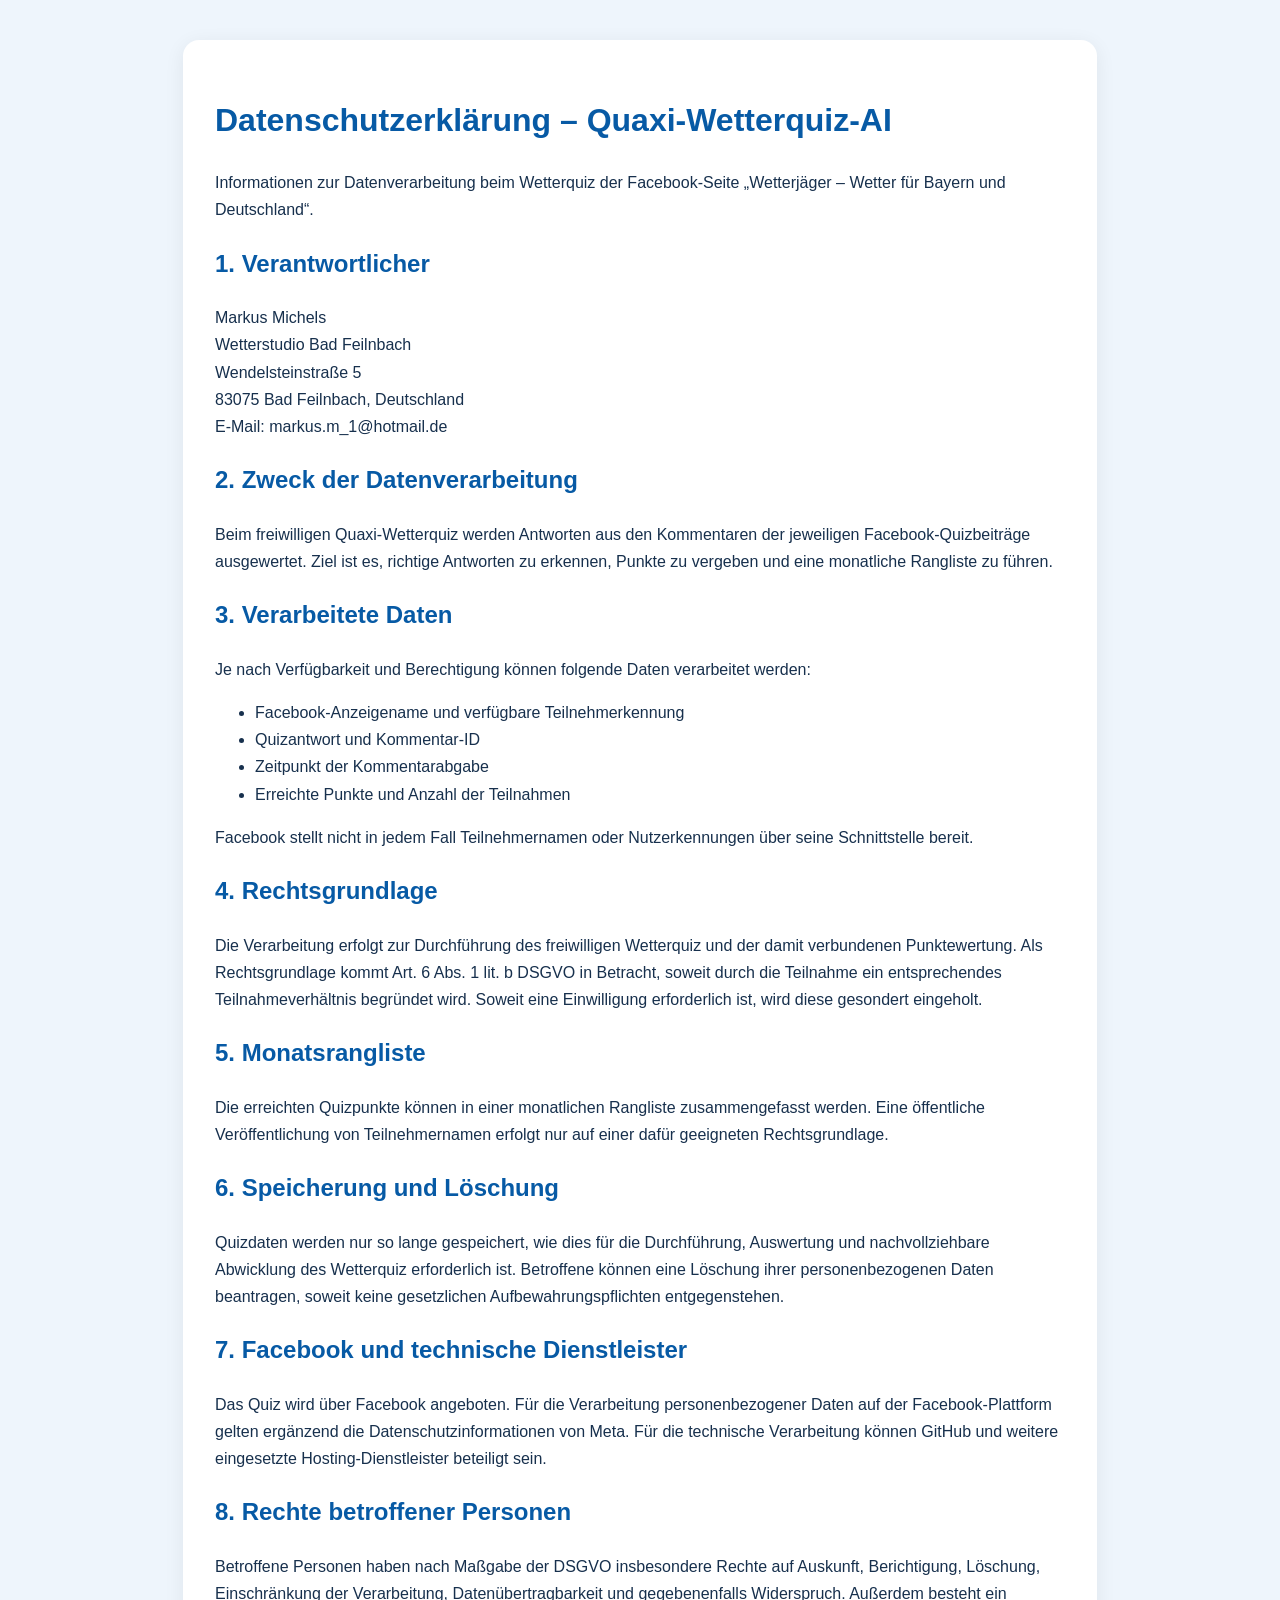
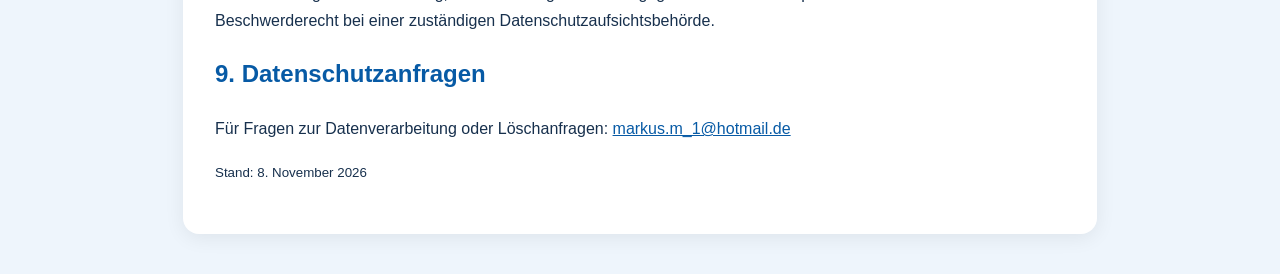
<file: templates/datenschutz-quaxi.html>
<!DOCTYPE html>
<html lang="de">
<head>
  <meta charset="UTF-8">
  <meta name="viewport" content="width=device-width, initial-scale=1">
  <title>Datenschutzerklärung – Quaxi-Wetterquiz-AI</title>
  <style>
    body {
      margin: 0;
      background: #eef5fc;
      color: #17304d;
      font-family: Arial, sans-serif;
      line-height: 1.7;
    }
    main {
      max-width: 850px;
      margin: 40px auto;
      padding: 32px;
      background: white;
      border-radius: 16px;
      box-shadow: 0 4px 20px #00000012;
    }
    h1, h2 { color: #075aa5; }
    a { color: #075aa5; }
    @media (max-width: 600px) {
      main { margin: 12px; padding: 20px; }
    }
  </style>
</head>
<body>
<main>
  <h1>Datenschutzerklärung – Quaxi-Wetterquiz-AI</h1>
  <p>Informationen zur Datenverarbeitung beim Wetterquiz der Facebook-Seite „Wetterjäger – Wetter für Bayern und Deutschland“.</p>

  <h2>1. Verantwortlicher</h2>
  <p>
    Markus Michels<br>
    Wetterstudio Bad Feilnbach<br>
    Wendelsteinstraße 5<br>
    83075 Bad Feilnbach, Deutschland<br>
    E-Mail: markus.m_1@hotmail.de
  </p>

  <h2>2. Zweck der Datenverarbeitung</h2>
  <p>
    Beim freiwilligen Quaxi-Wetterquiz werden Antworten aus den Kommentaren
    der jeweiligen Facebook-Quizbeiträge ausgewertet.
    Ziel ist es, richtige Antworten zu erkennen, Punkte zu vergeben
    und eine monatliche Rangliste zu führen.
  </p>

  <h2>3. Verarbeitete Daten</h2>
  <p>
    Je nach Verfügbarkeit und Berechtigung können folgende Daten
    verarbeitet werden:
  </p>
  <ul>
    <li>Facebook-Anzeigename und verfügbare Teilnehmerkennung</li>
    <li>Quizantwort und Kommentar-ID</li>
    <li>Zeitpunkt der Kommentarabgabe</li>
    <li>Erreichte Punkte und Anzahl der Teilnahmen</li>
  </ul>
  <p>
    Facebook stellt nicht in jedem Fall Teilnehmernamen oder
    Nutzerkennungen über seine Schnittstelle bereit.
  </p>

  <h2>4. Rechtsgrundlage</h2>
  <p>
    Die Verarbeitung erfolgt zur Durchführung des freiwilligen
    Wetterquiz und der damit verbundenen Punktewertung.
    Als Rechtsgrundlage kommt Art. 6 Abs. 1 lit. b DSGVO
    in Betracht, soweit durch die Teilnahme ein entsprechendes
    Teilnahmeverhältnis begründet wird. Soweit eine Einwilligung
    erforderlich ist, wird diese gesondert eingeholt.
  </p>

  <h2>5. Monatsrangliste</h2>
  <p>
    Die erreichten Quizpunkte können in einer monatlichen Rangliste
    zusammengefasst werden. Eine öffentliche Veröffentlichung
    von Teilnehmernamen erfolgt nur auf einer dafür geeigneten
    Rechtsgrundlage.
  </p>

  <h2>6. Speicherung und Löschung</h2>
  <p>
    Quizdaten werden nur so lange gespeichert, wie dies für
    die Durchführung, Auswertung und nachvollziehbare Abwicklung
    des Wetterquiz erforderlich ist.
    Betroffene können eine Löschung ihrer personenbezogenen
    Daten beantragen, soweit keine gesetzlichen
    Aufbewahrungspflichten entgegenstehen.
  </p>

  <h2>7. Facebook und technische Dienstleister</h2>
  <p>
    Das Quiz wird über Facebook angeboten. Für die Verarbeitung
    personenbezogener Daten auf der Facebook-Plattform gelten
    ergänzend die Datenschutzinformationen von Meta.
    Für die technische Verarbeitung können GitHub und weitere
    eingesetzte Hosting-Dienstleister beteiligt sein.
  </p>

  <h2>8. Rechte betroffener Personen</h2>
  <p>
    Betroffene Personen haben nach Maßgabe der DSGVO insbesondere
    Rechte auf Auskunft, Berichtigung, Löschung, Einschränkung
    der Verarbeitung, Datenübertragbarkeit und gegebenenfalls
    Widerspruch. Außerdem besteht ein Beschwerderecht bei
    einer zuständigen Datenschutzaufsichtsbehörde.
  </p>

  <h2>9. Datenschutzanfragen</h2>
  <p>
    Für Fragen zur Datenverarbeitung oder Löschanfragen:
    <a href="mailto:markus.m_1@hotmail.de">markus.m_1@hotmail.de</a>
  </p>

  <p><small>Stand: 8. November 2026</small></p>
</main>
</body>
</html>
</file>
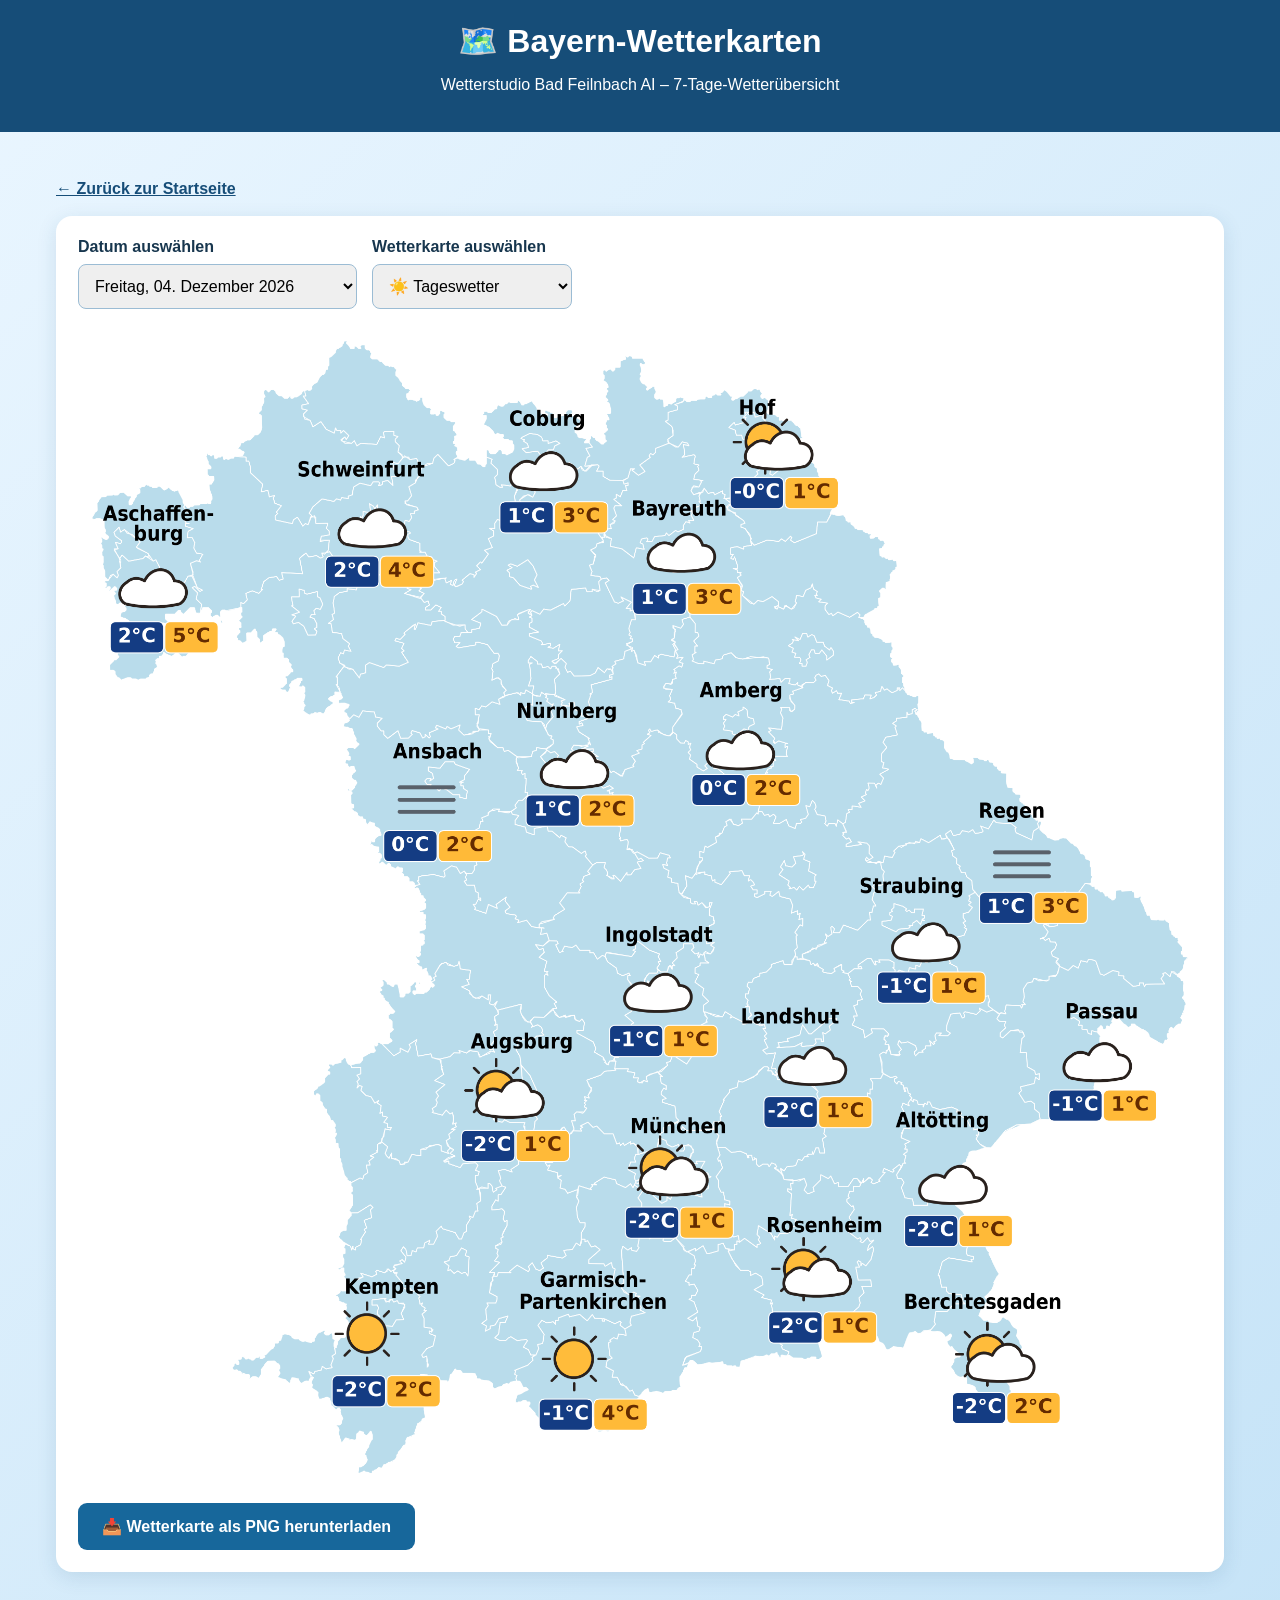
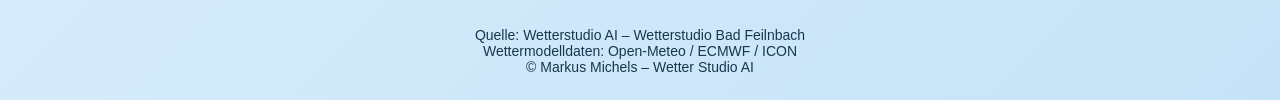
<file: templates/wetterkarten.html>
<!DOCTYPE html>
<html lang="de">
<head>
<meta charset="UTF-8">
<meta name="viewport" content="width=device-width, initial-scale=1">
<title>Bayern-Wetterkarten | Wetterstudio Bad Feilnbach AI</title>
<style>
* { box-sizing: border-box; }
body {
    margin: 0;
    font-family: Arial, sans-serif;
    background: linear-gradient(135deg, #eaf6ff, #c5e3f7);
    color: #17364e;
}
header {
    background: #164d78;
    color: white;
    padding: 22px;
    text-align: center;
}
header h1 { margin: 0 0 8px; }
main {
    max-width: 1200px;
    margin: 30px auto;
    padding: 0 16px;
}
.panel {
    background: white;
    padding: 22px;
    border-radius: 16px;
    box-shadow: 0 5px 20px #164d7820;
}
.controls {
    display: flex;
    gap: 15px;
    flex-wrap: wrap;
    margin-bottom: 22px;
}
.controls label {
    font-weight: bold;
}
select {
    display: block;
    margin-top: 8px;
    padding: 12px;
    min-width: 200px;
    border: 1px solid #9bbcd4;
    border-radius: 8px;
    font-size: 16px;
}
#karte {
    display: block;
    width: 100%;
    height: auto;
    border-radius: 10px;
}
#meldung {
    padding: 15px;
    text-align: center;
}
.download {
    display: inline-block;
    margin-top: 20px;
    padding: 14px 24px;
    border-radius: 9px;
    background: #17679b;
    color: white;
    font-weight: bold;
    text-decoration: none;
}
.download:hover { background: #104b72; }
.zurueck {
    display: inline-block;
    margin: 18px 0;
    color: #164d78;
    font-weight: bold;
}
footer {
    text-align: center;
    padding: 25px 12px;
    font-size: 14px;
}
</style>
</head>
<body>

<header>
    <h1>🗺️ Bayern-Wetterkarten</h1>
    <p>Wetterstudio Bad Feilnbach AI – 7-Tage-Wetterübersicht</p>
</header>

<main>
    <a class="zurueck" href="/">← Zurück zur Startseite</a>

    <section class="panel">
        <div class="controls">
            <label>
                Datum auswählen
                <select id="datum"></select>
            </label>

            <label>
                Wetterkarte auswählen
                <select id="modus">
                    <option value="tag">☀️ Tageswetter</option>
                    <option value="nacht">🌙 Nachtwetter</option>
                </select>
            </label>
        </div>

        <div id="meldung">Wetterkarte wird geladen ...</div>
        <img id="karte" alt="Bayern-Wetterkarte" hidden>

        <a id="download" class="download" hidden>
            📥 Wetterkarte als PNG herunterladen
        </a>
    </section>
</main>

<footer>
    Quelle: Wetterstudio AI – Wetterstudio Bad Feilnbach<br>
    Wettermodelldaten: Open-Meteo / ECMWF / ICON<br>
    © Markus Michels – Wetter Studio AI
</footer>

<script>
const datumAuswahl = document.getElementById("datum");
const modusAuswahl = document.getElementById("modus");
const bild = document.getElementById("karte");
const download = document.getElementById("download");
const meldung = document.getElementById("meldung");

const heute = new Date();
const basis = new Date(
    heute.getFullYear(),
    heute.getMonth(),
    heute.getDate()
);

function datumText(d) {
    const jahr = d.getFullYear();
    const monat = String(d.getMonth() + 1).padStart(2, "0");
    const tag = String(d.getDate()).padStart(2, "0");
    return `${jahr}-${monat}-${tag}`;
}

for (let i = 0; i < 7; i++) {
    const d = new Date(basis);
    d.setDate(basis.getDate() + i);

    const option = document.createElement("option");
    option.value = datumText(d);
    option.textContent = d.toLocaleDateString("de-DE", {
        weekday: "long",
        day: "2-digit",
        month: "long",
        year: "numeric"
    });

    datumAuswahl.appendChild(option);
}

function karteLaden() {
    const datum = datumAuswahl.value;
    const modus = modusAuswahl.value;
    const dateiname = `bayern_${datum}_${modus}.png`;
    const pfad = `/static/wetterkarten/${dateiname}`;

    bild.hidden = true;
    download.hidden = true;
    meldung.hidden = false;
    meldung.textContent = "Wetterkarte wird geladen ...";

    bild.onload = function() {
        meldung.hidden = true;
        bild.hidden = false;
        download.href = pfad;
        download.download = dateiname;
        download.hidden = false;
    };

    bild.onerror = function() {
        bild.hidden = true;
        download.hidden = true;
        meldung.hidden = false;
        meldung.textContent =
            "Für dieses Datum ist noch keine Wetterkarte verfügbar.";
    };

    bild.src = pfad;
}

datumAuswahl.addEventListener("change", karteLaden);
modusAuswahl.addEventListener("change", karteLaden);

karteLaden();
</script>

</body>
</html>
</file>
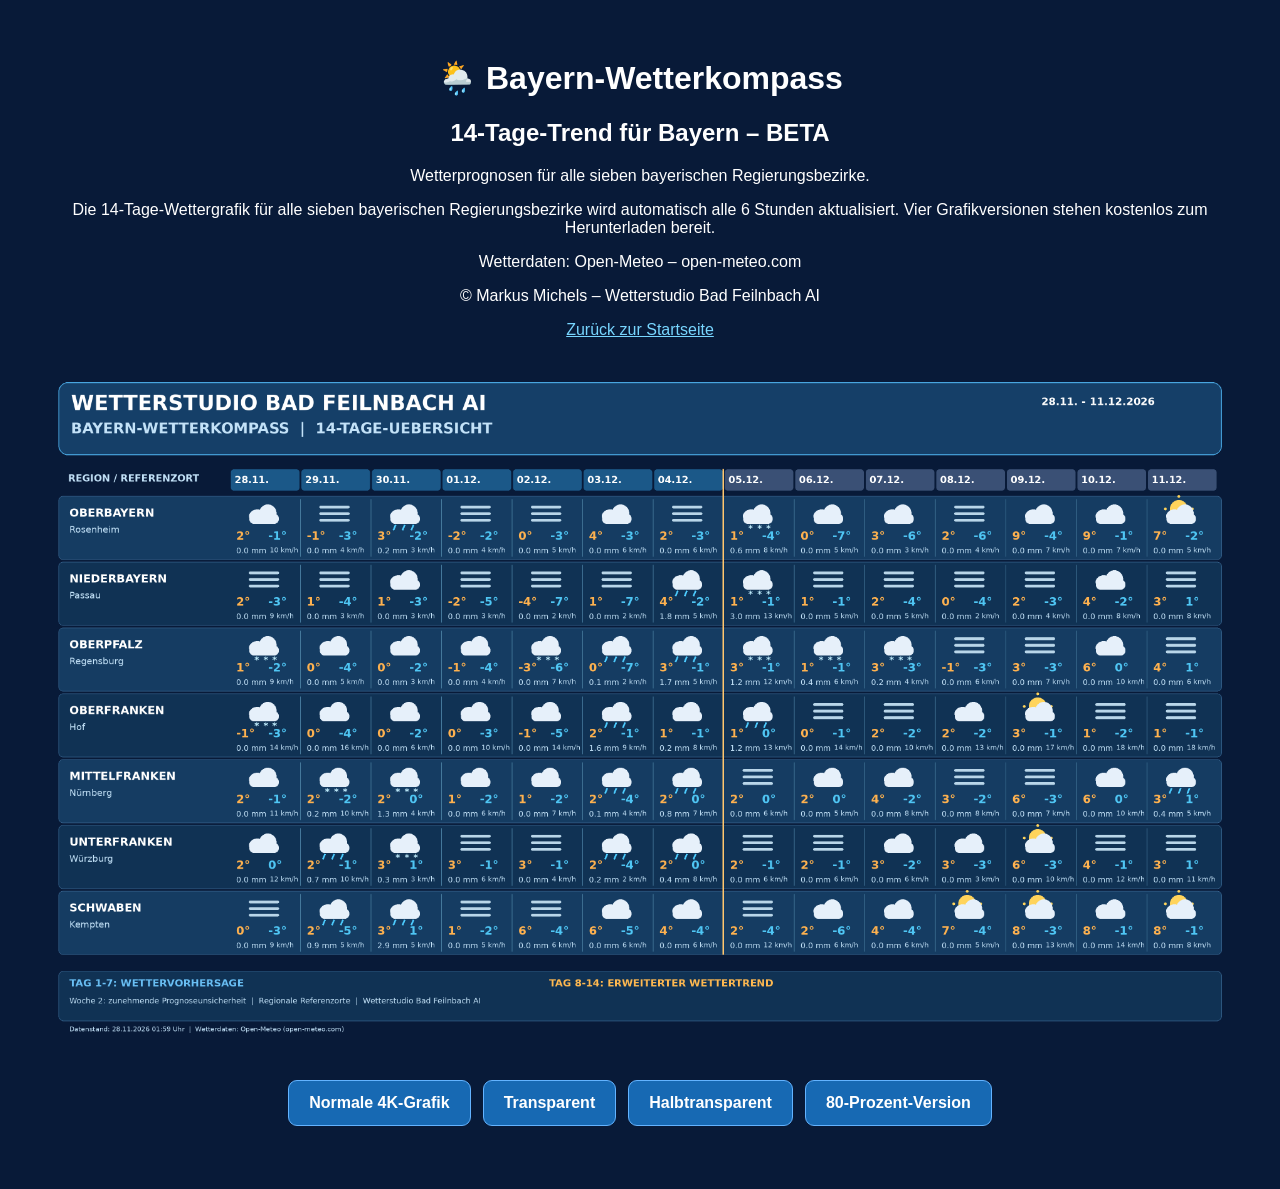
<file: templates/wetterkompass.html>
<!DOCTYPE html>
<html lang="de">
<head>
<meta charset="UTF-8">
<meta name="viewport" content="width=device-width, initial-scale=1">
<title>Bayern-Wetterkompass – 14-Tage-Trend (BETA)</title>
<style>a[download]{display:inline-block!important;color:#ffffff!important;background:#1769b3!important;padding:13px 20px!important;border:1px solid #63b3ff!important;border-radius:9px!important;font-weight:bold!important;text-decoration:none!important}a[download]:hover{background:#2589e0!important;color:#ffffff!important}</style></head>
<body style="background:#081a38;color:white;font-family:Arial,sans-serif;text-align:center;padding:30px">
<h1>🌦️ Bayern-Wetterkompass</h1>
<h2>14-Tage-Trend für Bayern – BETA</h2>
<p>Wetterprognosen für alle sieben bayerischen Regierungsbezirke.</p>
<p>Die 14-Tage-Wettergrafik für alle sieben bayerischen Regierungsbezirke wird automatisch alle 6 Stunden aktualisiert. Vier Grafikversionen stehen kostenlos zum Herunterladen bereit.</p>
<p>Wetterdaten: Open-Meteo – open-meteo.com</p>
<p>© Markus Michels – Wetterstudio Bad Feilnbach AI</p>
<p><a href="/" style="color:#78d6ff">Zurück zur Startseite</a></p>
<div style="max-width:1400px;margin:30px auto"><img src="/static/wetterkompass/bayern_14_tage_tabelle_4k.png" alt="Bayern-Wetterkompass 14 Tage" style="width:100%;border-radius:12px"></div><div style="display:flex;justify-content:center;gap:12px;flex-wrap:wrap;margin:25px"><a href="/static/wetterkompass/bayern_14_tage_tabelle_4k.png" download>Normale 4K-Grafik</a><a href="/static/wetterkompass/bayern_14_tage_tabelle_transparent.png" download>Transparent</a><a href="/static/wetterkompass/bayern_14_tage_tabelle_halbtransparent.png" download>Halbtransparent</a><a href="/static/wetterkompass/bayern_14_tage_tabelle_80_prozent.png" download>80-Prozent-Version</a></div></body>
</html>
</file>
